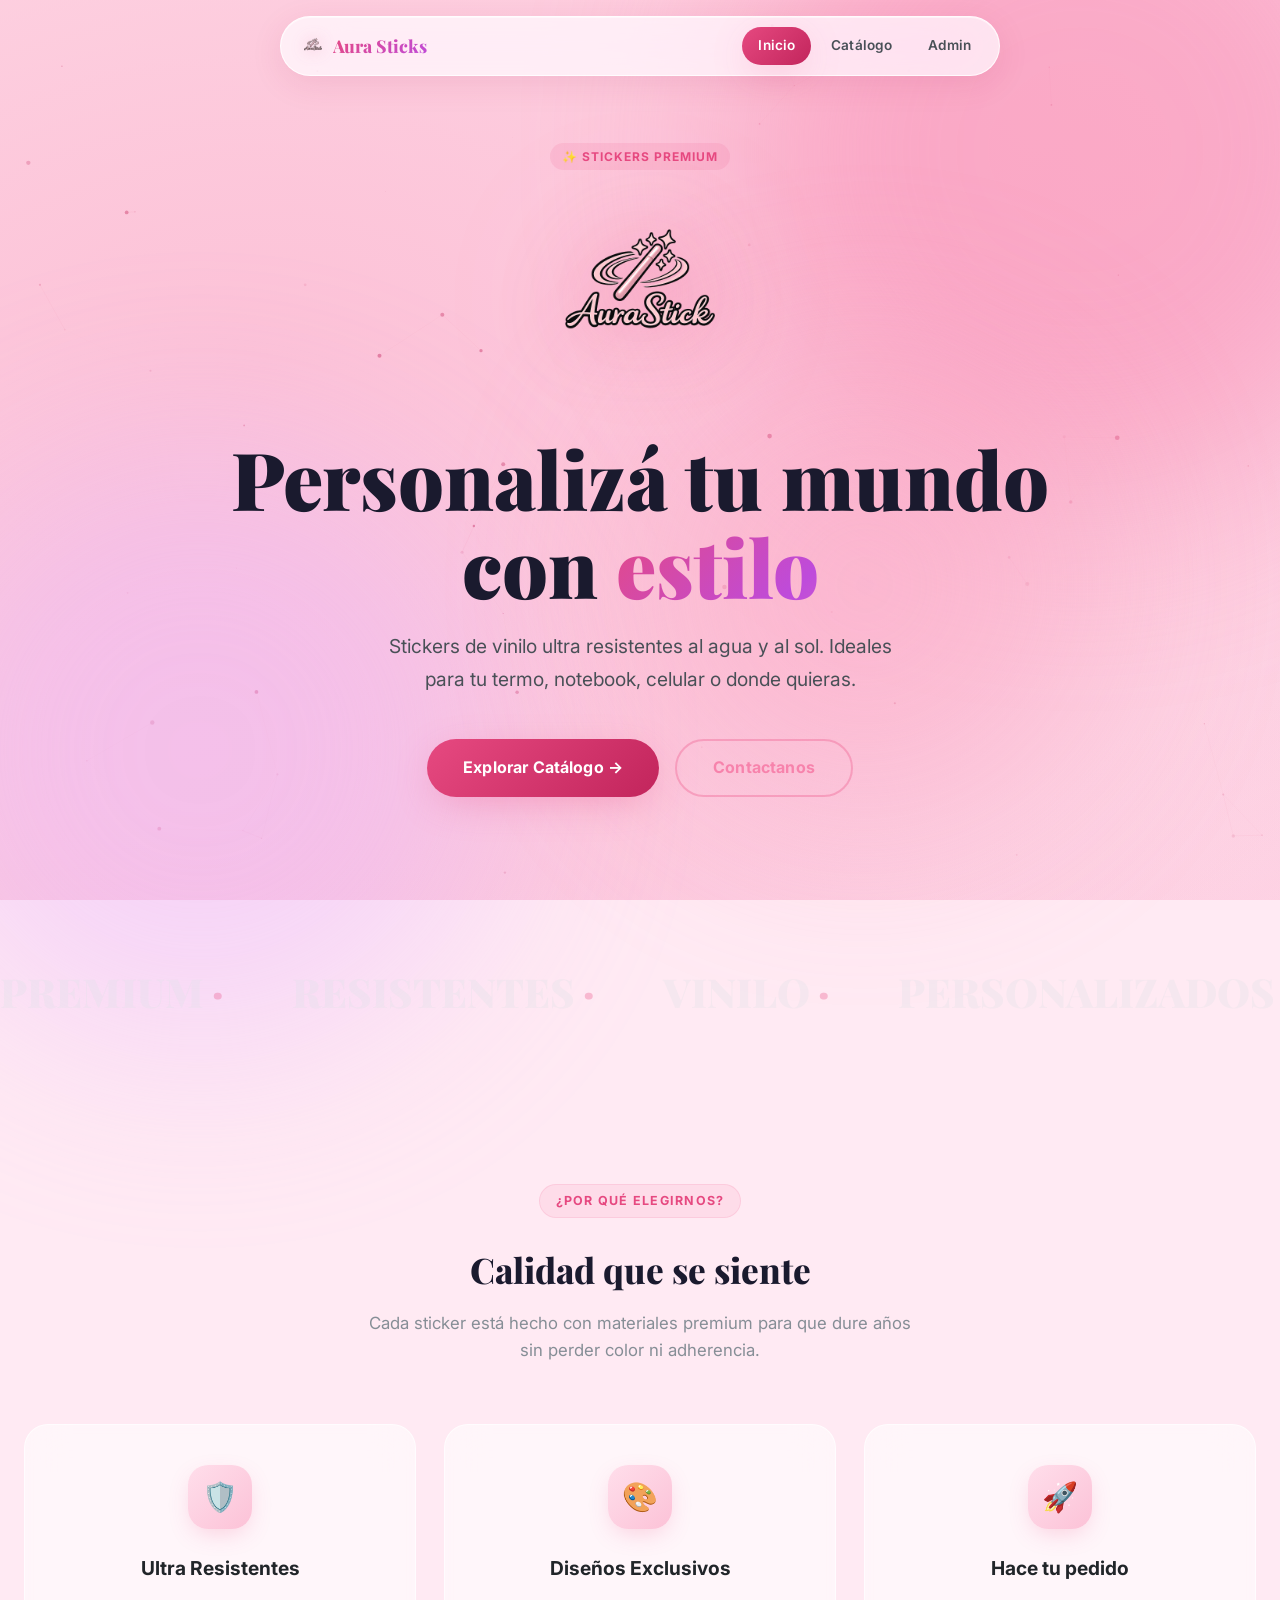
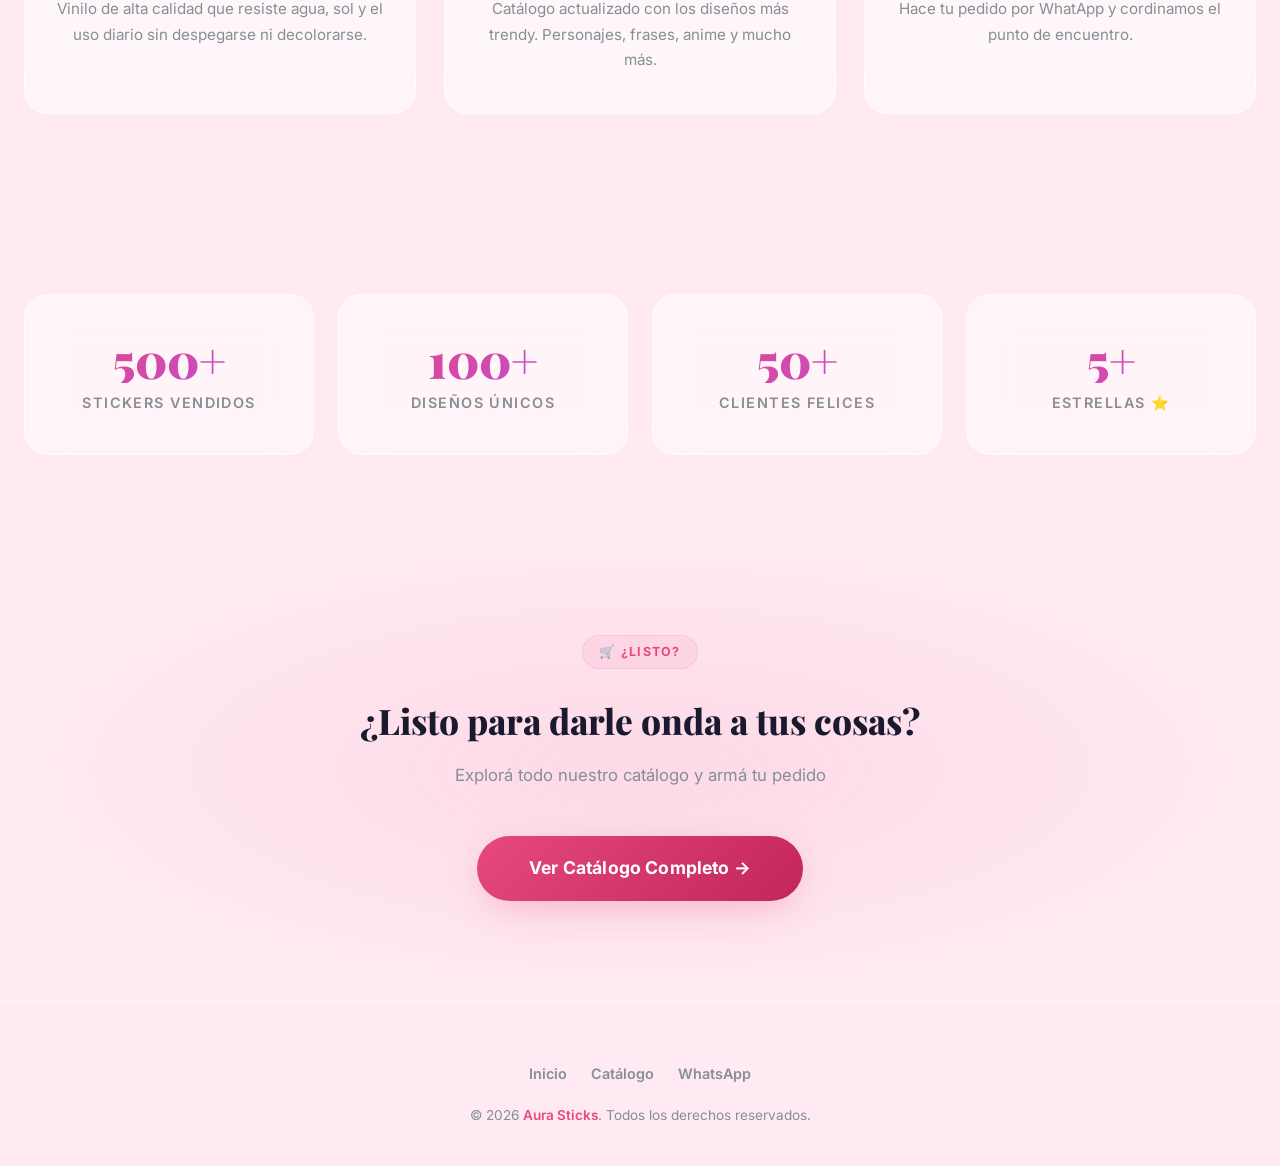
<file: index.html>
<!DOCTYPE html>
<html lang="es">

<head>
    <meta charset="UTF-8">
    <meta name="viewport" content="width=device-width, initial-scale=1.0">
    <meta name="description"
        content="Aura Sticks — Stickers premium de vinilo ultra resistentes. Personalizá tu mundo con estilo.">
    <title>Aura Sticks — Stickers Premium</title>
    <link rel="stylesheet" href="src/styles/global.css">
    <style>
        /* ── Marquee ── */
        .marquee-section {
            padding: 60px 0;
            overflow: hidden;
        }

        .marquee-track {
            display: flex;
            gap: 60px;
            animation: marqueeScroll 20s linear infinite;
            width: max-content;
        }

        .marquee-item {
            font-family: 'Playfair Display', serif;
            font-size: 2.5rem;
            font-weight: 900;
            color: var(--gray-300);
            white-space: nowrap;
            opacity: 0.3;
            user-select: none;
        }

        .marquee-item .dot {
            color: var(--primary);
            margin: 0 8px;
        }

        @keyframes marqueeScroll {
            from {
                transform: translateX(0);
            }

            to {
                transform: translateX(-50%);
            }
        }

        /* ── Testimonial ── */
        .testimonial-section {
            padding: 80px 0;
        }

        .testimonial-grid {
            display: grid;
            grid-template-columns: repeat(auto-fit, minmax(300px, 1fr));
            gap: 24px;
        }

        .testimonial-card {
            padding: 32px;
            border-radius: var(--radius-lg);
            background: var(--surface-card);
            border: 1px solid var(--glass-border);
            transition: all 0.4s var(--ease);
        }

        .testimonial-card:hover {
            border-color: rgba(240, 101, 149, 0.15);
            transform: translateY(-4px);
        }

        .testimonial-stars {
            color: #fbbf24;
            font-size: 1.1rem;
            margin-bottom: 16px;
            letter-spacing: 4px;
        }

        .testimonial-text {
            color: var(--gray-700);
            font-size: 0.95rem;
            line-height: 1.7;
            margin-bottom: 20px;
            font-style: italic;
        }

        .testimonial-author {
            display: flex;
            align-items: center;
            gap: 12px;
        }

        .testimonial-avatar {
            width: 40px;
            height: 40px;
            border-radius: 50%;
            background: linear-gradient(135deg, var(--primary), var(--accent));
            display: flex;
            align-items: center;
            justify-content: center;
            font-weight: 800;
            font-size: 0.85rem;
            color: #fff;
        }

        .testimonial-name {
            font-weight: 700;
            font-size: 0.9rem;
            color: var(--gray-800);
        }

        .testimonial-handle {
            font-size: 0.8rem;
            color: var(--gray-500);
        }
    </style>
</head>

<body>
    <canvas id="particles-canvas"></canvas>
    <div class="page-bg"></div>
    <div class="bg-blob bg-blob--1"></div>
    <div class="bg-blob bg-blob--2"></div>
    <div class="bg-blob bg-blob--3"></div>

    <!-- NAVBAR -->
    <nav class="navbar" id="main-nav">
        <div class="navbar-brand">
            <img src="src/assets/logo.png" alt="Aura Sticks" class="navbar-logo">
            <span class="logo-text">Aura Sticks</span>
        </div>
        <div class="nav-links">
            <a href="index.html" class="active">Inicio</a>
            <a href="catalogo.html">Catálogo</a>
            <a href="admin.html">Admin</a>
        </div>
    </nav>

    <!-- HERO -->
    <section class="hero">
        <div class="badge badge-pink hero-badge">✨ Stickers Premium</div>
        <img src="src/assets/logo.png" alt="Aura Sticks" class="hero-logo">
        <h1 class="hero-title">Personalizá tu mundo<br>con <span class="gradient-text">estilo</span></h1>
        <p class="hero-desc">Stickers de vinilo ultra resistentes al agua y al sol. Ideales para tu termo, notebook,
            celular o donde quieras.</p>
        <div class="hero-actions">
            <a href="catalogo.html" class="btn btn-primary">Explorar Catálogo →</a>
            <a href="https://wa.me/5491168210762" target="_blank" class="btn btn-outline">Contactanos</a>
        </div>
    </section>

    <!-- MARQUEE -->
    <div class="marquee-section">
        <div class="marquee-track">
            <span class="marquee-item">PREMIUM<span class="dot">·</span></span>
            <span class="marquee-item">RESISTENTES<span class="dot">·</span></span>
            <span class="marquee-item">VINILO<span class="dot">·</span></span>
            <span class="marquee-item">PERSONALIZADOS<span class="dot">·</span></span>
            <span class="marquee-item">ORIGINALES<span class="dot">·</span></span>
            <span class="marquee-item">PREMIUM<span class="dot">·</span></span>
            <span class="marquee-item">RESISTENTES<span class="dot">·</span></span>
            <span class="marquee-item">VINILO<span class="dot">·</span></span>
            <span class="marquee-item">PERSONALIZADOS<span class="dot">·</span></span>
            <span class="marquee-item">ORIGINALES<span class="dot">·</span></span>
        </div>
    </div>

    <!-- FEATURES -->
    <section class="features">
        <div class="container">
            <div style="text-align: center; margin-bottom: 60px;" class="reveal">
                <div class="section-label">¿Por qué elegirnos?</div>
                <h2 class="section-title">Calidad que se siente</h2>
                <p class="section-subtitle" style="max-width: 560px; margin-left: auto; margin-right: auto;">Cada
                    sticker está hecho con materiales premium para que dure años sin perder color ni adherencia.</p>
            </div>
            <div class="features-grid">
                <div class="feature-card reveal">
                    <div class="feature-icon">🛡️</div>
                    <h3>Ultra Resistentes</h3>
                    <p>Vinilo de alta calidad que resiste agua, sol y el uso diario sin despegarse ni decolorarse.</p>
                </div>
                <div class="feature-card reveal">
                    <div class="feature-icon">🎨</div>
                    <h3>Diseños Exclusivos</h3>
                    <p>Catálogo actualizado con los diseños más trendy. Personajes, frases, anime y mucho más.</p>
                </div>
                <div class="feature-card reveal">
                    <div class="feature-icon">🚀</div>
                    <h3>Hace tu pedido</h3>
                    <p>Hace tu pedido por WhatApp y cordinamos el punto de encuentro.</p>
                </div>
            </div>
        </div>
    </section>

    <!-- STATS -->
    <section class="stats-section">
        <div class="container">
            <div class="stats-grid">
                <div class="stat-item reveal">
                    <div class="stat-number" data-count="500">0</div>
                    <div class="stat-label">Stickers vendidos</div>
                </div>
                <div class="stat-item reveal">
                    <div class="stat-number" data-count="100">0</div>
                    <div class="stat-label">Diseños únicos</div>
                </div>
                <div class="stat-item reveal">
                    <div class="stat-number" data-count="50">0</div>
                    <div class="stat-label">Clientes felices</div>
                </div>
                <div class="stat-item reveal">
                    <div class="stat-number" data-count="5">0</div>
                    <div class="stat-label">Estrellas ⭐</div>
                </div>
            </div>
        </div>
    </section>

    <!-- TESTIMONIALS (desactivado) -->

    <!-- CTA -->
    <section class="showcase">
        <div class="container reveal">
            <div class="section-label">🛒 ¿Listo?</div>
            <h2 class="section-title">¿Listo para darle onda a tus cosas?</h2>
            <p class="section-subtitle">Explorá todo nuestro catálogo y armá tu pedido</p>
            <a href="catalogo.html" class="btn btn-primary" style="padding: 18px 52px; font-size: 1.1rem;">Ver Catálogo
                Completo →</a>
        </div>
    </section>

    <!-- FOOTER -->
    <footer class="footer">
        <div class="container">
            <div class="footer-links">
                <a href="index.html">Inicio</a>
                <a href="catalogo.html">Catálogo</a>
                <a href="https://wa.me/5491168210762" target="_blank">WhatsApp</a>
            </div>
            <p>© 2026 <a href="index.html">Aura Sticks</a>. Todos los derechos reservados.</p>
        </div>
    </footer>

    <script>
        // ═══ PARTICLES ═══
        (function () {
            const canvas = document.getElementById('particles-canvas');
            const ctx = canvas.getContext('2d');
            let particles = [];
            const PARTICLE_COUNT = 60;

            function resize() {
                canvas.width = window.innerWidth;
                canvas.height = window.innerHeight;
            }
            resize();
            window.addEventListener('resize', resize);

            class Particle {
                constructor() { this.reset(); }
                reset() {
                    this.x = Math.random() * canvas.width;
                    this.y = Math.random() * canvas.height;
                    this.size = Math.random() * 2 + 0.5;
                    this.speedX = (Math.random() - 0.5) * 0.3;
                    this.speedY = (Math.random() - 0.5) * 0.3;
                    this.opacity = Math.random() * 0.5 + 0.1;
                    this.pulse = Math.random() * Math.PI * 2;
                }
                update() {
                    this.x += this.speedX;
                    this.y += this.speedY;
                    this.pulse += 0.02;
                    if (this.x < 0 || this.x > canvas.width || this.y < 0 || this.y > canvas.height) this.reset();
                }
                draw() {
                    const glow = Math.sin(this.pulse) * 0.3 + 0.7;
                    ctx.beginPath();
                    ctx.arc(this.x, this.y, this.size * glow, 0, Math.PI * 2);
                    ctx.fillStyle = `rgba(200, 50, 100, ${this.opacity * glow})`;
                    ctx.fill();
                }
            }

            for (let i = 0; i < PARTICLE_COUNT; i++) particles.push(new Particle());

            function animate() {
                ctx.clearRect(0, 0, canvas.width, canvas.height);
                particles.forEach(p => { p.update(); p.draw(); });

                // Draw connections
                for (let i = 0; i < particles.length; i++) {
                    for (let j = i + 1; j < particles.length; j++) {
                        const dx = particles[i].x - particles[j].x;
                        const dy = particles[i].y - particles[j].y;
                        const dist = Math.sqrt(dx * dx + dy * dy);
                        if (dist < 120) {
                            ctx.beginPath();
                            ctx.moveTo(particles[i].x, particles[i].y);
                            ctx.lineTo(particles[j].x, particles[j].y);
                            ctx.strokeStyle = `rgba(200, 50, 100, ${0.08 * (1 - dist / 120)})`;
                            ctx.lineWidth = 0.5;
                            ctx.stroke();
                        }
                    }
                }
                requestAnimationFrame(animate);
            }
            animate();
        })();

        // ═══ SCROLL REVEAL ═══
        const reveals = document.querySelectorAll('.reveal');
        const observer = new IntersectionObserver((entries) => {
            entries.forEach((entry, i) => {
                if (entry.isIntersecting) {
                    setTimeout(() => entry.target.classList.add('visible'), i * 100);
                    observer.unobserve(entry.target);
                }
            });
        }, { threshold: 0.15, rootMargin: '0px 0px -50px 0px' });
        reveals.forEach(el => observer.observe(el));

        // ═══ ANIMATED COUNTERS ═══
        const counters = document.querySelectorAll('.stat-number[data-count]');
        const counterObserver = new IntersectionObserver((entries) => {
            entries.forEach(entry => {
                if (entry.isIntersecting) {
                    const el = entry.target;
                    const target = parseInt(el.dataset.count);
                    let current = 0;
                    const step = target / 60;
                    const timer = setInterval(() => {
                        current += step;
                        if (current >= target) { current = target; clearInterval(timer); }
                        el.textContent = Math.floor(current) + '+';
                    }, 16);
                    counterObserver.unobserve(el);
                }
            });
        }, { threshold: 0.5 });
        counters.forEach(el => counterObserver.observe(el));

        // ═══ NAVBAR SCROLL ═══
        const nav = document.getElementById('main-nav');
        window.addEventListener('scroll', () => {
            if (window.scrollY > 80) {
                nav.style.background = 'rgba(255, 255, 255, 0.92)';
                nav.style.boxShadow = '0 4px 30px rgba(166, 30, 77, 0.1)';
            } else {
                nav.style.background = '';
                nav.style.boxShadow = '';
            }
        });
    </script>
</body>

</html>
</file>
<file: src/styles/global.css>
@import url('https://fonts.googleapis.com/css2?family=Inter:wght@300;400;500;600;700;800;900&family=Playfair+Display:ital,wght@0,700;0,800;0,900;1,700&display=swap');

/* ═══════════════════════════════════════════
   DESIGN TOKENS — DARK PREMIUM
   ═══════════════════════════════════════════ */
:root {
    /* Brand Palette */
    --pink-50:  #fff0f6;
    --pink-100: #ffdeeb;
    --pink-200: #fcc2d7;
    --pink-300: #faa2c1;
    --pink-400: #f783ac;
    --pink-500: #f06595;
    --pink-600: #e64980;
    --pink-700: #d6336c;
    --pink-800: #c2255c;
    --pink-900: #a61e4d;

    --primary:       #e64980;
    --primary-light:  #f783ac;
    --primary-dark:   #c2255c;
    --primary-glow:   rgba(230, 73, 128, 0.4);
    --accent:         #be4bdb;
    --accent-glow:    rgba(190, 75, 219, 0.3);

    /* Neutrals */
    --gray-50:  #f8f9fa;
    --gray-100: #f1f3f5;
    --gray-200: #e9ecef;
    --gray-300: #dee2e6;
    --gray-400: #ced4da;
    --gray-500: #868e96;
    --gray-600: #495057;
    --gray-700: #343a40;
    --gray-800: #212529;
    --gray-900: #1a1a2e;

    /* Surfaces — Pink-glass */
    --surface:         #ffeaf3;
    --surface-elevated: rgba(255, 255, 255, 0.75);
    --surface-card:     rgba(255, 255, 255, 0.6);
    --surface-glass:    rgba(255, 255, 255, 0.4);
    --glass-border:     rgba(255, 255, 255, 0.5);
    --overlay:          rgba(0, 0, 0, 0.3);

    /* Effects */
    --shadow-sm:  0 2px 8px rgba(166, 30, 77, 0.08);
    --shadow-md:  0 4px 16px rgba(166, 30, 77, 0.1);
    --shadow-lg:  0 20px 60px -15px rgba(166, 30, 77, 0.15);
    --shadow-xl:  0 30px 80px -20px rgba(166, 30, 77, 0.2);
    --shadow-pink: 0 10px 40px -10px var(--primary-glow);
    --shadow-glow: 0 0 30px var(--primary-glow), 0 0 60px rgba(230, 73, 128, 0.2);

    /* Radii */
    --radius-sm: 10px;
    --radius-md: 16px;
    --radius-lg: 24px;
    --radius-xl: 36px;
    --radius-full: 9999px;

    /* Timing */
    --ease: cubic-bezier(0.4, 0, 0.2, 1);
    --ease-spring: cubic-bezier(0.34, 1.56, 0.64, 1);
    --ease-out: cubic-bezier(0, 0, 0.2, 1);
    --duration: 0.3s;
    --duration-slow: 0.6s;
}

/* ═══════════════════════════════════════════
   RESET & BASE
   ═══════════════════════════════════════════ */
*, *::before, *::after {
    margin: 0;
    padding: 0;
    box-sizing: border-box;
}

html {
    scroll-behavior: smooth;
    -webkit-font-smoothing: antialiased;
    -moz-osx-font-smoothing: grayscale;
}

body {
    font-family: 'Inter', -apple-system, BlinkMacSystemFont, 'Segoe UI', sans-serif;
    color: var(--gray-900);
    line-height: 1.6;
    min-height: 100vh;
    overflow-x: hidden;
    background: #ffeaf3;
}

img { max-width: 100%; display: block; }
a { color: inherit; text-decoration: none; }
button { font-family: inherit; }

/* ═══════════════════════════════════════════
   ANIMATED DARK BACKGROUND
   ═══════════════════════════════════════════ */
.page-bg {
    position: fixed;
    inset: 0;
    z-index: -2;
    background: 
        radial-gradient(ellipse at 10% 20%, #fcc2d7 0%, transparent 50%),
        radial-gradient(ellipse at 90% 80%, #f8a4c8 0%, transparent 50%),
        radial-gradient(ellipse at 50% 50%, #ffe0ed 0%, transparent 60%),
        radial-gradient(ellipse at 30% 80%, #e8b4fe44 0%, transparent 40%),
        linear-gradient(160deg, #ffe3ec 0%, #ffd6e8 25%, #fcc2d7 50%, #ffb6d5 75%, #ffa8cc 100%);
    background-size: 200% 200%;
    animation: auroraShift 12s ease infinite;
}

@keyframes auroraShift {
    0%   { background-position: 0% 0%; }
    25%  { background-position: 100% 50%; }
    50%  { background-position: 50% 100%; }
    75%  { background-position: 0% 50%; }
    100% { background-position: 0% 0%; }
}

.bg-blob {
    position: fixed;
    border-radius: 50%;
    filter: blur(100px);
    z-index: -1;
    pointer-events: none;
}
.bg-blob--1 {
    width: 700px; height: 700px;
    background: #f783ac;
    top: -200px; right: -150px;
    opacity: 0.5;
    animation: blobFloat 25s ease-in-out infinite alternate;
}
.bg-blob--2 {
    width: 600px; height: 600px;
    background: #e8b4fe;
    bottom: -150px; left: -100px;
    opacity: 0.4;
    animation: blobFloat 20s ease-in-out infinite alternate-reverse;
}
.bg-blob--3 {
    width: 450px; height: 450px;
    background: #faa2c1;
    top: 40%; left: 50%;
    opacity: 0.45;
    animation: blobFloat 30s ease-in-out infinite alternate;
}

@keyframes blobFloat {
    from { transform: translate(0, 0) scale(1) rotate(0deg); }
    to   { transform: translate(60px, 80px) scale(1.15) rotate(20deg); }
}

/* ═══════════════════════════════════════════
   GLASSMORPHISM
   ═══════════════════════════════════════════ */
.glass {
    background: var(--surface-glass);
    backdrop-filter: blur(20px) saturate(150%);
    -webkit-backdrop-filter: blur(20px) saturate(150%);
    border: 1px solid var(--glass-border);
    box-shadow: var(--shadow-md);
}

.glass-strong {
    background: rgba(255, 255, 255, 0.65);
    backdrop-filter: blur(30px) saturate(200%);
    -webkit-backdrop-filter: blur(30px) saturate(200%);
    border: 1px solid rgba(255, 255, 255, 0.7);
    box-shadow: var(--shadow-md);
}

/* ═══════════════════════════════════════════
   NAVBAR — Floating Island
   ═══════════════════════════════════════════ */
.navbar {
    position: fixed;
    top: 16px;
    left: 50%;
    transform: translateX(-50%);
    width: calc(100% - 32px);
    max-width: 720px;
    padding: 10px 12px 10px 20px;
    border-radius: var(--radius-full);
    display: flex;
    justify-content: space-between;
    align-items: center;
    z-index: 9000;
    transition: all 0.4s var(--ease);
    background: rgba(255, 255, 255, 0.7);
    backdrop-filter: blur(30px) saturate(200%);
    -webkit-backdrop-filter: blur(30px) saturate(200%);
    border: 1px solid rgba(255, 255, 255, 0.8);
    box-shadow: 0 8px 32px rgba(166, 30, 77, 0.1), inset 0 1px 0 rgba(255,255,255,0.5);
}

.navbar-brand {
    display: flex;
    align-items: center;
    gap: 8px;
}

.navbar-logo {
    height: 24px;
    width: auto;
    object-fit: contain;
    display: block;
    filter: drop-shadow(0 0 8px var(--primary-glow));
}

.logo-text {
    font-family: 'Playfair Display', serif;
    font-weight: 800;
    font-size: 1.1rem;
    background: linear-gradient(135deg, var(--primary), var(--accent));
    -webkit-background-clip: text;
    -webkit-text-fill-color: transparent;
    background-clip: text;
    white-space: nowrap;
}

.nav-links {
    display: flex;
    align-items: center;
    gap: 4px;
}

.nav-links a {
    padding: 8px 16px;
    border-radius: var(--radius-full);
    font-weight: 600;
    font-size: 0.85rem;
    color: var(--gray-600);
    transition: all var(--duration) var(--ease);
    letter-spacing: 0.01em;
}

.nav-links a:hover {
    color: var(--primary);
    background: var(--pink-50);
}

.nav-links a.active {
    color: #fff;
    background: linear-gradient(135deg, var(--primary), var(--primary-dark));
    box-shadow: var(--shadow-pink);
}

/* ═══════════════════════════════════════════
   BUTTONS
   ═══════════════════════════════════════════ */
.btn {
    display: inline-flex;
    align-items: center;
    justify-content: center;
    gap: 8px;
    padding: 14px 36px;
    border: none;
    border-radius: var(--radius-full);
    font-weight: 700;
    font-size: 1rem;
    cursor: pointer;
    transition: all var(--duration) var(--ease);
    letter-spacing: 0.01em;
    position: relative;
    overflow: hidden;
}

.btn::after {
    content: '';
    position: absolute;
    inset: 0;
    border-radius: inherit;
    opacity: 0;
    transition: opacity var(--duration) var(--ease);
    background: linear-gradient(135deg, rgba(255,255,255,0.2), transparent);
}

.btn:hover::after { opacity: 1; }

.btn-primary {
    background: linear-gradient(135deg, var(--primary), var(--primary-dark));
    color: #fff;
    box-shadow: var(--shadow-pink);
}
.btn-primary:hover {
    transform: translateY(-3px) scale(1.02);
    box-shadow: var(--shadow-glow);
}
.btn-primary:active { transform: translateY(-1px) scale(1); }

.btn-outline {
    background: transparent;
    color: var(--primary-light);
    border: 2px solid rgba(240, 101, 149, 0.4);
}
.btn-outline:hover {
    background: rgba(240, 101, 149, 0.1);
    border-color: var(--primary);
    color: #fff;
    transform: translateY(-2px);
}

.btn-ghost {
    background: rgba(240, 101, 149, 0.08);
    color: var(--primary-light);
}
.btn-ghost:hover {
    background: rgba(240, 101, 149, 0.15);
    transform: translateY(-1px);
}

/* ═══════════════════════════════════════════
   HERO
   ═══════════════════════════════════════════ */
.hero {
    min-height: 100vh;
    display: flex;
    flex-direction: column;
    justify-content: center;
    align-items: center;
    text-align: center;
    padding: 120px 24px 80px;
    position: relative;
}

.hero-badge {
    margin-bottom: 24px;
    animation: fadeInUp 0.6s var(--ease) both;
}

.hero-logo {
    width: 200px;
    height: 200px;
    object-fit: contain;
    filter: drop-shadow(0 0 40px var(--primary-glow)) drop-shadow(0 0 80px rgba(240, 101, 149, 0.15));
    animation: heroFloat 6s ease-in-out infinite;
    margin-bottom: 40px;
}

@keyframes heroFloat {
    0%, 100% { transform: translateY(0) rotate(0deg); }
    25%      { transform: translateY(-12px) rotate(1deg); }
    50%      { transform: translateY(-20px) rotate(0deg); }
    75%      { transform: translateY(-12px) rotate(-1deg); }
}

.hero-title {
    font-family: 'Playfair Display', serif;
    font-size: clamp(2.8rem, 7vw, 5rem);
    font-weight: 900;
    line-height: 1.1;
    margin-bottom: 20px;
    animation: fadeInUp 0.8s var(--ease) 0.1s both;
}

.hero-title .gradient-text {
    background: linear-gradient(135deg, var(--primary), var(--accent), var(--primary-light));
    background-size: 200% auto;
    -webkit-background-clip: text;
    -webkit-text-fill-color: transparent;
    background-clip: text;
    animation: gradientShift 4s ease infinite;
}

@keyframes gradientShift {
    0%   { background-position: 0% center; }
    50%  { background-position: 100% center; }
    100% { background-position: 0% center; }
}

.hero-desc {
    font-size: clamp(1rem, 2.5vw, 1.2rem);
    color: var(--gray-600);
    max-width: 540px;
    margin-bottom: 44px;
    animation: fadeInUp 0.8s var(--ease) 0.2s both;
    line-height: 1.7;
}

.hero-actions {
    display: flex;
    gap: 16px;
    flex-wrap: wrap;
    justify-content: center;
    animation: fadeInUp 0.8s var(--ease) 0.3s both;
}

/* ═══════════════════════════════════════════
   FEATURES
   ═══════════════════════════════════════════ */
.features {
    padding: 100px 0;
    position: relative;
}

.features-grid {
    display: grid;
    grid-template-columns: repeat(auto-fit, minmax(280px, 1fr));
    gap: 28px;
}

.feature-card {
    padding: 40px 32px;
    border-radius: var(--radius-lg);
    text-align: center;
    background: rgba(255, 255, 255, 0.55);
    border: 1px solid rgba(255, 255, 255, 0.7);
    backdrop-filter: blur(20px);
    -webkit-backdrop-filter: blur(20px);
    transition: all 0.4s var(--ease);
    position: relative;
    overflow: hidden;
}

.feature-card::before {
    content: '';
    position: absolute;
    top: 0;
    left: 0;
    right: 0;
    height: 3px;
    background: linear-gradient(90deg, transparent, var(--primary), var(--accent), transparent);
    opacity: 0;
    transition: opacity 0.4s var(--ease);
}

.feature-card:hover {
    transform: translateY(-10px) scale(1.02);
    box-shadow: 0 20px 60px -15px rgba(230, 73, 128, 0.25);
    background: rgba(255, 255, 255, 0.75);
}

.feature-card:hover::before { opacity: 1; }

.feature-icon {
    width: 64px;
    height: 64px;
    border-radius: 20px;
    background: linear-gradient(135deg, var(--pink-100), var(--pink-200));
    display: flex;
    align-items: center;
    justify-content: center;
    font-size: 1.8rem;
    margin: 0 auto 24px;
    box-shadow: 0 8px 24px -6px rgba(230, 73, 128, 0.25);
    transition: transform 0.4s var(--ease);
}

.feature-card:hover .feature-icon {
    transform: scale(1.1) rotate(5deg);
}

.feature-card h3 {
    font-weight: 700;
    font-size: 1.2rem;
    margin-bottom: 12px;
    color: var(--gray-800);
}

.feature-card p {
    font-size: 0.95rem;
    color: var(--gray-500);
    line-height: 1.7;
}

/* ═══════════════════════════════════════════
   STATS SECTION
   ═══════════════════════════════════════════ */
.stats-section {
    padding: 80px 0;
}

.stats-grid {
    display: grid;
    grid-template-columns: repeat(auto-fit, minmax(200px, 1fr));
    gap: 24px;
}

.stat-item {
    text-align: center;
    padding: 40px 20px;
    border-radius: var(--radius-lg);
    background: rgba(255, 255, 255, 0.5);
    border: 1px solid rgba(255, 255, 255, 0.6);
    backdrop-filter: blur(20px);
    -webkit-backdrop-filter: blur(20px);
    transition: all 0.4s var(--ease);
}

.stat-item:hover {
    transform: translateY(-6px) scale(1.03);
    box-shadow: 0 16px 40px -10px rgba(230, 73, 128, 0.2);
    background: rgba(255, 255, 255, 0.7);
}

.stat-number {
    font-family: 'Playfair Display', serif;
    font-size: 3rem;
    font-weight: 900;
    background: linear-gradient(135deg, var(--primary), var(--accent));
    -webkit-background-clip: text;
    -webkit-text-fill-color: transparent;
    background-clip: text;
    line-height: 1;
    margin-bottom: 8px;
}

.stat-label {
    font-size: 0.9rem;
    color: var(--gray-500);
    font-weight: 600;
    text-transform: uppercase;
    letter-spacing: 0.1em;
}

/* ═══════════════════════════════════════════
   CTA / SHOWCASE SECTION
   ═══════════════════════════════════════════ */
.showcase {
    padding: 100px 0;
    text-align: center;
    position: relative;
}

.showcase::before {
    content: '';
    position: absolute;
    inset: 0;
    background: radial-gradient(ellipse at center, rgba(230, 73, 128, 0.1) 0%, transparent 70%);
    pointer-events: none;
}

/* ═══════════════════════════════════════════
   FOOTER
   ═══════════════════════════════════════════ */
.footer {
    padding: 60px 0 40px;
    text-align: center;
    color: var(--gray-500);
    font-size: 0.85rem;
    border-top: 1px solid var(--glass-border);
}

.footer a {
    color: var(--primary);
    font-weight: 600;
    transition: color var(--duration) var(--ease);
}

.footer a:hover { color: var(--primary-light); }

.footer-links {
    display: flex;
    justify-content: center;
    gap: 24px;
    margin-bottom: 20px;
}

.footer-links a {
    color: var(--gray-500);
    font-size: 0.9rem;
    transition: color var(--duration) var(--ease);
}

.footer-links a:hover { color: var(--primary-light); }

/* ═══════════════════════════════════════════
   FORM CONTROLS
   ═══════════════════════════════════════════ */
.form-group {
    margin-bottom: 20px;
}
.form-group label {
    display: block;
    margin-bottom: 6px;
    font-weight: 600;
    font-size: 0.85rem;
    color: var(--gray-600);
    text-transform: uppercase;
    letter-spacing: 0.06em;
}
.form-control {
    width: 100%;
    padding: 14px 18px;
    border: 2px solid var(--gray-200);
    border-radius: var(--radius-md);
    font-size: 0.95rem;
    outline: none;
    transition: border-color var(--duration) var(--ease), box-shadow var(--duration) var(--ease);
    background: #fff;
    color: var(--gray-900);
}
.form-control:focus {
    border-color: var(--primary);
    box-shadow: 0 0 0 4px rgba(240, 101, 149, 0.1);
}
.form-control::placeholder {
    color: var(--gray-500);
}

/* ═══════════════════════════════════════════
   UTILITY
   ═══════════════════════════════════════════ */
.container {
    width: 100%;
    max-width: 1280px;
    margin: 0 auto;
    padding: 0 24px;
}

.section-title {
    font-family: 'Playfair Display', serif;
    font-size: 2.2rem;
    font-weight: 800;
    color: var(--gray-900);
    margin-bottom: 12px;
}

.section-subtitle {
    font-size: 1.05rem;
    color: var(--gray-500);
    margin-bottom: 48px;
    line-height: 1.6;
}

.section-label {
    display: inline-flex;
    align-items: center;
    gap: 8px;
    padding: 6px 16px;
    border-radius: var(--radius-full);
    font-size: 0.78rem;
    font-weight: 700;
    text-transform: uppercase;
    letter-spacing: 0.1em;
    background: rgba(240, 101, 149, 0.1);
    color: var(--primary);
    border: 1px solid rgba(240, 101, 149, 0.15);
    margin-bottom: 24px;
}

.badge {
    display: inline-flex;
    align-items: center;
    padding: 4px 12px;
    border-radius: var(--radius-full);
    font-size: 0.75rem;
    font-weight: 700;
    text-transform: uppercase;
    letter-spacing: 0.08em;
}
.badge-pink {
    background: rgba(240, 101, 149, 0.15);
    color: var(--primary);
}

/* ═══════════════════════════════════════════
   SCROLL REVEAL
   ═══════════════════════════════════════════ */
.reveal {
    opacity: 0;
    transform: translateY(40px);
    transition: opacity 0.8s var(--ease), transform 0.8s var(--ease);
}

.reveal.visible {
    opacity: 1;
    transform: translateY(0);
}

/* ═══════════════════════════════════════════
   ANIMATIONS
   ═══════════════════════════════════════════ */
@keyframes fadeInUp {
    from { opacity: 0; transform: translateY(30px); }
    to   { opacity: 1; transform: translateY(0); }
}
@keyframes fadeIn {
    from { opacity: 0; }
    to   { opacity: 1; }
}
@keyframes scaleIn {
    from { opacity: 0; transform: scale(0.9); }
    to   { opacity: 1; transform: scale(1); }
}
@keyframes float {
    0%   { transform: translateY(0px); }
    50%  { transform: translateY(-18px); }
    100% { transform: translateY(0px); }
}
@keyframes pulse {
    0%, 100% { transform: scale(1); }
    50%      { transform: scale(1.05); }
}
@keyframes shimmer {
    0%   { background-position: -200% 0; }
    100% { background-position: 200% 0; }
}
@keyframes glow {
    0%, 100% { box-shadow: 0 0 20px var(--primary-glow); }
    50%      { box-shadow: var(--shadow-glow); }
}

.animate-fade-in-up {
    animation: fadeInUp 0.7s var(--ease) both;
}
.animate-fade-in {
    animation: fadeIn 0.5s var(--ease) both;
}
.animate-scale-in {
    animation: scaleIn 0.5s var(--ease-spring) both;
}

/* Stagger delays */
.delay-1 { animation-delay: 0.1s; }
.delay-2 { animation-delay: 0.2s; }
.delay-3 { animation-delay: 0.3s; }
.delay-4 { animation-delay: 0.4s; }
.delay-5 { animation-delay: 0.5s; }

/* ═══════════════════════════════════════════
   PARTICLES CANVAS
   ═══════════════════════════════════════════ */
#particles-canvas {
    position: fixed;
    top: 0;
    left: 0;
    width: 100%;
    height: 100%;
    z-index: -1;
    pointer-events: none;
}

/* ═══════════════════════════════════════════
   RESPONSIVE
   ═══════════════════════════════════════════ */
@media (max-width: 768px) {
    .navbar {
        padding: 8px 8px 8px 14px;
    }
    .logo-text { font-size: 0.95rem; }
    .nav-links a {
        padding: 6px 10px;
        font-size: 0.78rem;
    }
    .section-title { font-size: 1.6rem; }
    .container { padding: 0 16px; }
    .hero { padding: 100px 16px 60px; }
    .hero-logo { width: 150px; height: 150px; }
    .hero-title { font-size: clamp(2rem, 8vw, 3rem); }
    .features-grid { grid-template-columns: 1fr; }
    .stats-grid { grid-template-columns: repeat(2, 1fr); }
}

@media (max-width: 480px) {
    .nav-links a { padding: 6px 8px; font-size: 0.72rem; }
    .hero-actions { flex-direction: column; align-items: center; }
    .stats-grid { grid-template-columns: 1fr; }
}

/* ═══════════════════════════════════════════
   LOADING SKELETON
   ═══════════════════════════════════════════ */
.skeleton {
    background: linear-gradient(90deg, var(--pink-50) 25%, var(--pink-100) 50%, var(--pink-50) 75%);
    background-size: 200% 100%;
    animation: shimmer 1.5s infinite;
    border-radius: var(--radius-md);
}

/* ═══════════════════════════════════════════
   TOAST NOTIFICATION
   ═══════════════════════════════════════════ */
.toast-container {
    position: fixed;
    bottom: 24px;
    left: 50%;
    transform: translateX(-50%);
    z-index: 10000;
    display: flex;
    flex-direction: column;
    align-items: center;
    gap: 8px;
    pointer-events: none;
}
.toast {
    padding: 14px 28px;
    border-radius: var(--radius-full);
    font-weight: 600;
    font-size: 0.9rem;
    color: #fff;
    background: var(--gray-800);
    box-shadow: var(--shadow-xl);
    animation: fadeInUp 0.4s var(--ease-spring) both;
    pointer-events: auto;
}
.toast--success { background: #2b8a3e; }
.toast--error   { background: #e03131; }
</file>
